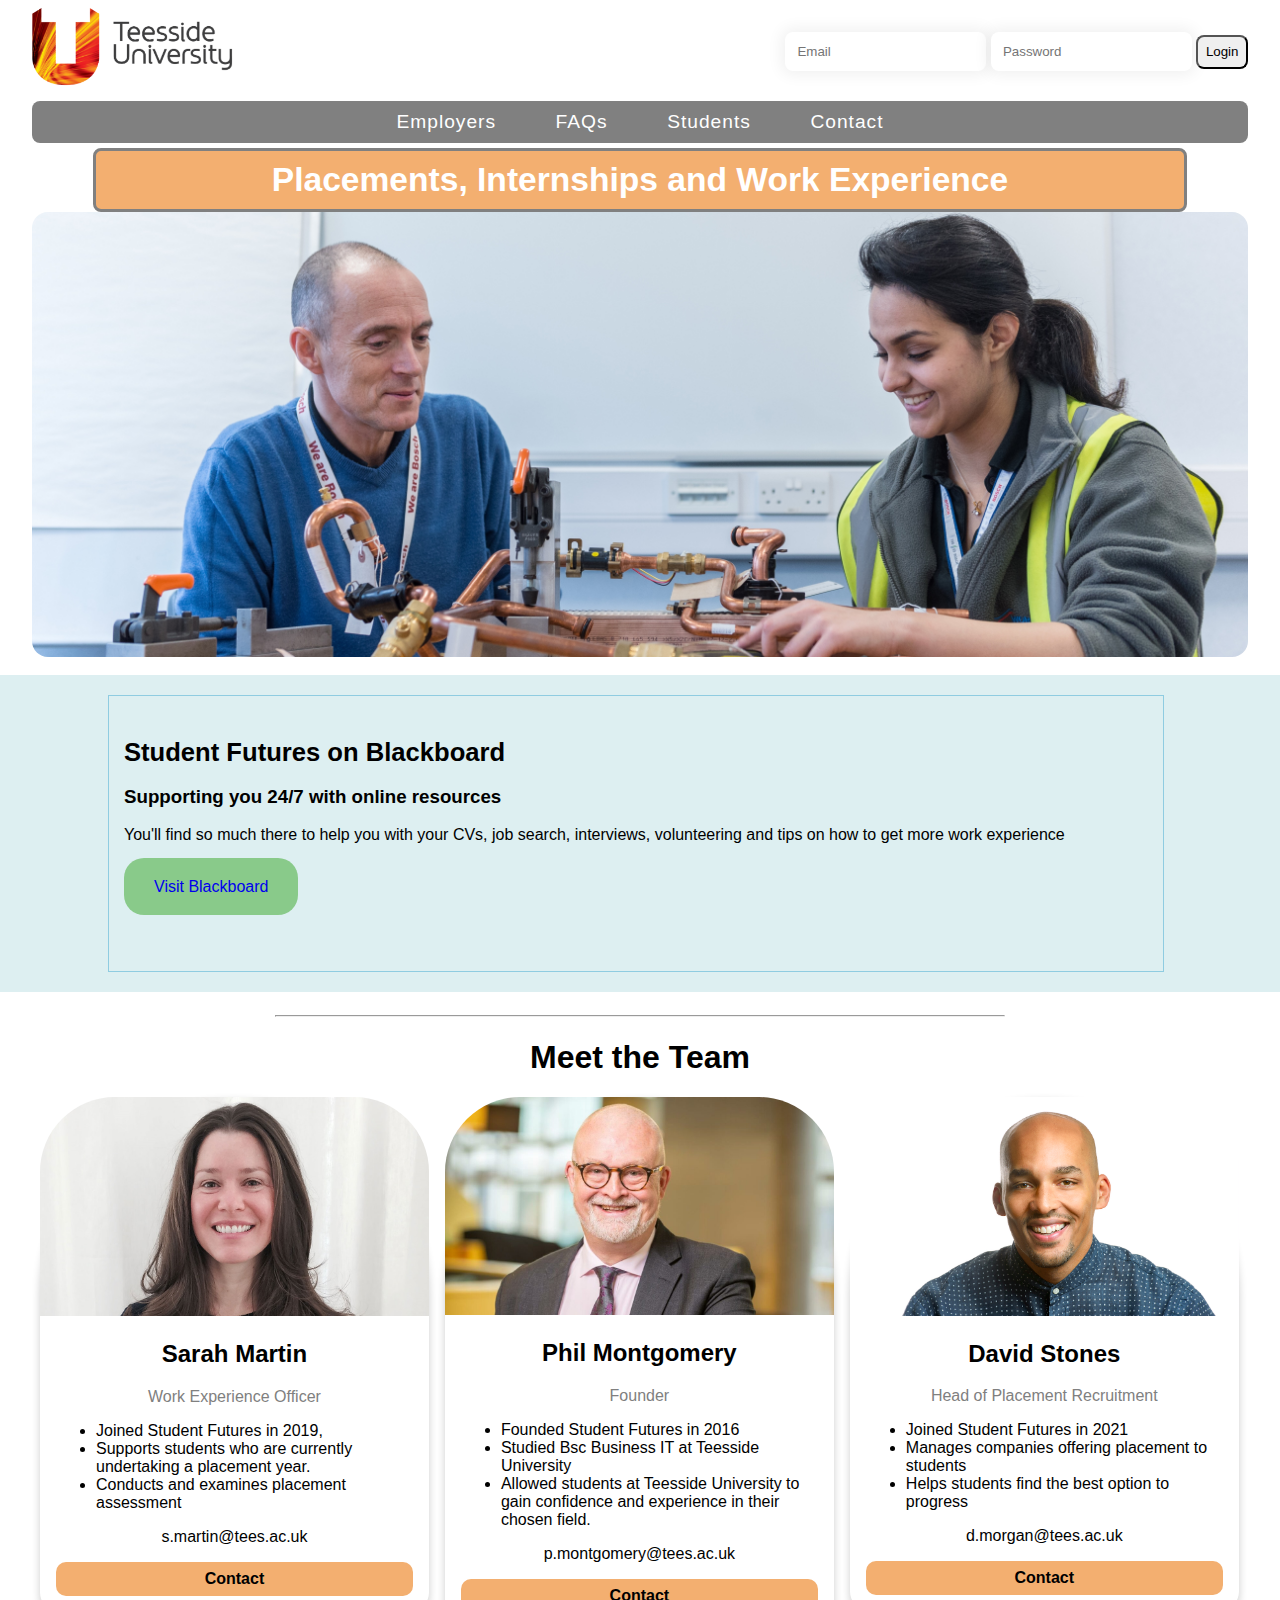
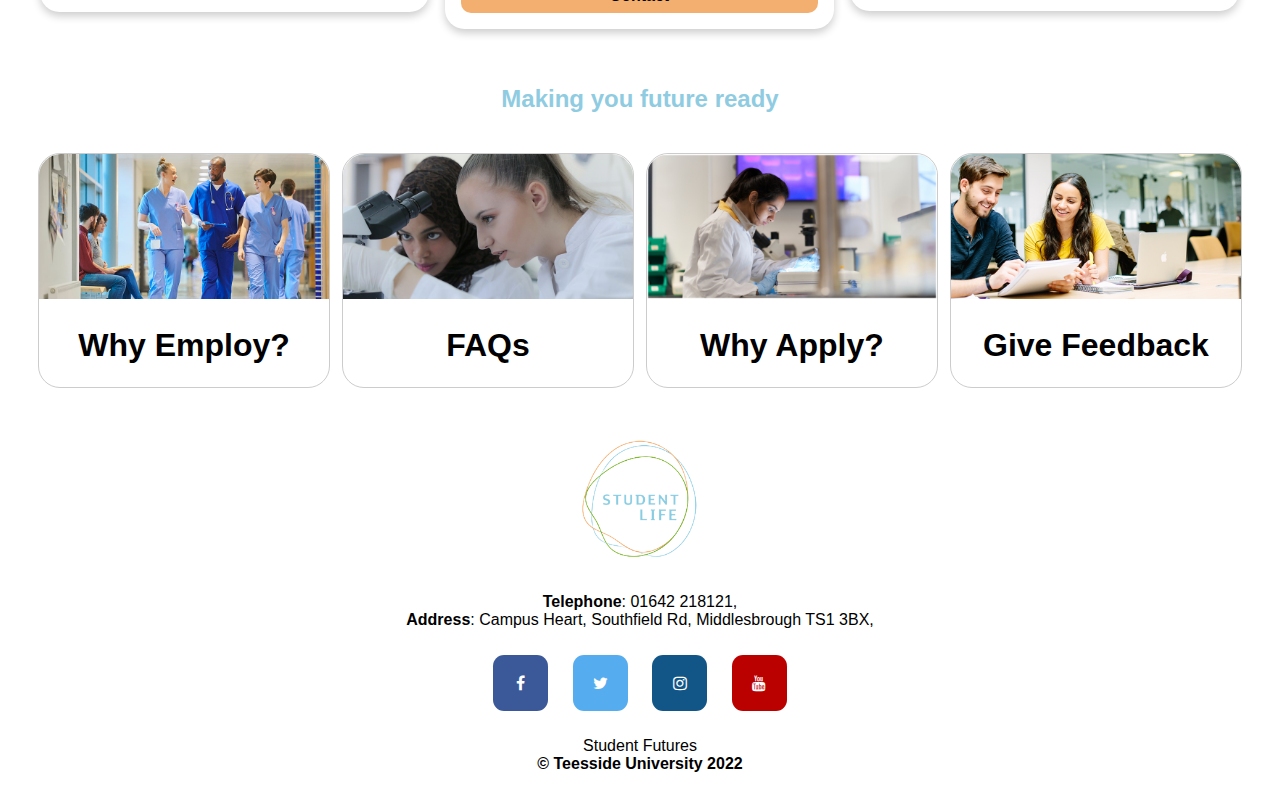
<file: index.html>
<!DOCTYPE html>
<html lang="en">
    <head> 
        <meta charset="UTF-8">
        <meta name="viewport" content="width=device-width, initial-scale=1.0">
        <title>Student Life - Placements</title>
        <link rel="icon" type="image/x-icon" href="./images/favicon.ico">
        <link rel="stylesheet" href="./styling/globals.css">
        <link rel="stylesheet" href="./styling/index.css">
        <link rel="stylesheet" href="https://cdnjs.cloudflare.com/ajax/libs/font-awesome/4.7.0/css/font-awesome.min.css">
        <!-- Icon Stylesheet from https://www.w3schools.com/howto/howto_css_social_media_buttons.asp-->
    </head>
    <body>
        <header>
            <!-- djdjjddjjd-->
            <div class="logo">
                <picture>
                    <source media="(min-width:999px)"
                    srcset="./images/uni-large.png" height="100" width="100">
                    <source media="(min-width:649px)"
                    srcset="./images/uni-small.png" height="100" >
                    <img src="./images/uni-small.png"
                    alt="Teesside Logo" style="width:auto;" height="85">
                </picture>
            </div>
            <form class="login">
                <input type="text" name="email" placeholder="Email" class="login-email">
                <input type="password" name="password" placeholder="Password" class="login-password">
                <button type="submit" class="btn-login">Login</button>
            </form>
        </header>
        <nav>
            <ul class="nav-list">
                <a href="employers.html">Employers</a>
                <a href="faqs.html">FAQs</a>
                <a href="students.html">Students</a>
                <a href="contact.html">Contact</a>
            </ul>
        </nav>
        <main>
            <!-- Landing Header -->
            <header>
                 <h1 id="placement-header">Placements, Internships and Work Experience</h1>
            </header>
            <!-- Landing Image -->
            <picture>
                <img src="./images/banner-image.jpg" alt="Student on Placement" class="landing"><br>
            </picture>
            <!-- Blackboard Promotion -->
            <aside class="information-container">
                <div class="info-blackboard">
                    <h1>Student Futures on Blackboard</h1>
                    <h3>Supporting you 24/7 with online resources</h3>
                    <p>You'll find so much there to help you with your CVs, job search, interviews, volunteering and tips on how to get more work experience</p><br>
                    <a href="https://bb.tees.ac.uk/" class="btn-blackboard">Visit Blackboard</a>
                </div>
            </aside>
            <article class="meet-team">
                <hr style="width: 60%;">
                <header>
                    <h1>Meet the Team</h1>
                </header>
                <div class="row">
                    <div class="column">
                        <div class="card">
                          <img src="./images/sarah-martin.jpg" alt="Sarah Martin" style="width:100%">
                          <div class="container">
                            <h2>Sarah Martin</h2>
                            <p class="title">Work Experience Officer</p>
                            <ul>
                                  <li>Joined Student Futures in 2019,</li>
                                  <li>Supports students who are currently undertaking a placement year.</li>
                                  <li>Conducts and examines placement assessment</li>
                            </ul>
                            <p class="email">s.martin@tees.ac.uk</p>
                            <p><a href="https://outlook.live.com/" target="blank"><button class="button">Contact</button></a></p>
                          </div>
                        </div>
                      </div>

                    <div class="column">
                      <div class="card">
                        <img src="./images/phil montgomery.jpg" alt="Phil Montgomery" style="width:100%">
                        <div class="container">
                          <h2>Phil Montgomery</h2>
                          <p class="title">Founder</p>
                          <ul>
                                <li>Founded Student Futures in 2016</li>
                                <li>Studied Bsc Business IT at Teesside University</li>
                                <li>Allowed students at Teesside University to gain confidence and experience in their chosen field.</li>
                          </ul>
                          <p class="email">p.montgomery@tees.ac.uk</p>
                          <p><a href="https://outlook.live.com/" target="blank"><button class="button">Contact</button></a></p>
                        </div>
                      </div>
                    </div>
                
                    <div class="column">
                      <div class="card">
                        <img src="./images/david-stones.png" alt="David Stones" style="width:100%">
                        <div class="container">
                          <h2>David Stones</h2>
                          <p class="title">Head of Placement Recruitment</p>
                          <ul>
                                <li>Joined Student Futures in 2021</li>
                                <li>Manages companies offering placement to students</li>
                                <li>Helps students find the best option to progress</li>
                          </ul>
                          <p class="email">d.morgan@tees.ac.uk</p>
                          <p><a href="https://outlook.live.com/" target="blank"><button class="button">Contact</button></a></p>
                        </div>
                      </div>
                    </div>
                  </div>
            </article>
            <!-- Seperate cards/links -->
            <article class="cards">
                <header>
                    <h2 id="subheading">Making you future ready</h2>
                </header>
                <div class="responsive">
                    <div class="gallery">
                        <a href="employers.html">
                            <img src="./images/clinical-placement.jpg" alt="Clinical Placement" width="600" height="400">
                        </a>
                        <div class="desc">
                            <h1>Why Employ?</h1>
                        </div>
                    </div>
                </div>
                <div class="responsive">
                    <div class="gallery">
                        <a href="faqs.html">
                            <img src="./images/science-placement.jpg" alt="Science Placement" width="600" height="400">
                        </a>
                        <div class="desc">
                            <h1>FAQs</h1>
                        </div>
                    </div>
                </div>
                <div class="responsive">
                    <div class="gallery">
                        <a href="students.html">
                            <img src="./images/lab-placement.jpg" alt="Lab Placement" width="600" height="400">
                        </a>
                        <div class="desc">
                            <h1>Why Apply?</h1>
                            </div>
                        </div>
                    </div>
                </div>
                <div class="responsive">
                    <div class="gallery">
                        <a href="contact.html">
                            <img src="./images/tech-placement.jpg" alt="Tech Placement" width="600" height="400">
                        </a>
                        <div class="desc">
                            <h1>Give Feedback</h1>
                        </div>
                    </div>
                </div>
            </article>
            
        </main>

        <footer>
            <picture>
                <img src="./images/student_life_logo.png" alt="Student Life" class="center">
            </picture>
            <div class="footer-copyright">
                <br>
            <p><b>Telephone</b>: 01642 218121,<br>
                <b>Address</b>: Campus Heart, Southfield Rd, Middlesbrough TS1 3BX,
            </p>
            <div class="contact-icons">
                <div class="icons">
                    <a href="https://en-gb.facebook.com/TeessideUni/" target="blank" class="fa fa-facebook"></a>
                    <a href="https://twitter.com/teessideuni?lang=en" target="blank" class="fa fa-twitter"></a>
                    <a href="https://www.instagram.com/teessideuni/?hl=en" target="blank" class="fa fa-instagram"></a>
                    <a href="https://www.youtube.com/channel/UCsDKd9q-BcNgyPsEAWADblw" target="blank" class="fa fa-youtube"></a>
                </div>
            </div>
            <p>Student Futures<br>
            <b>&copy; Teesside University 2022</b></p>
            </div>
        </footer>
    </body>
</html>
</file>
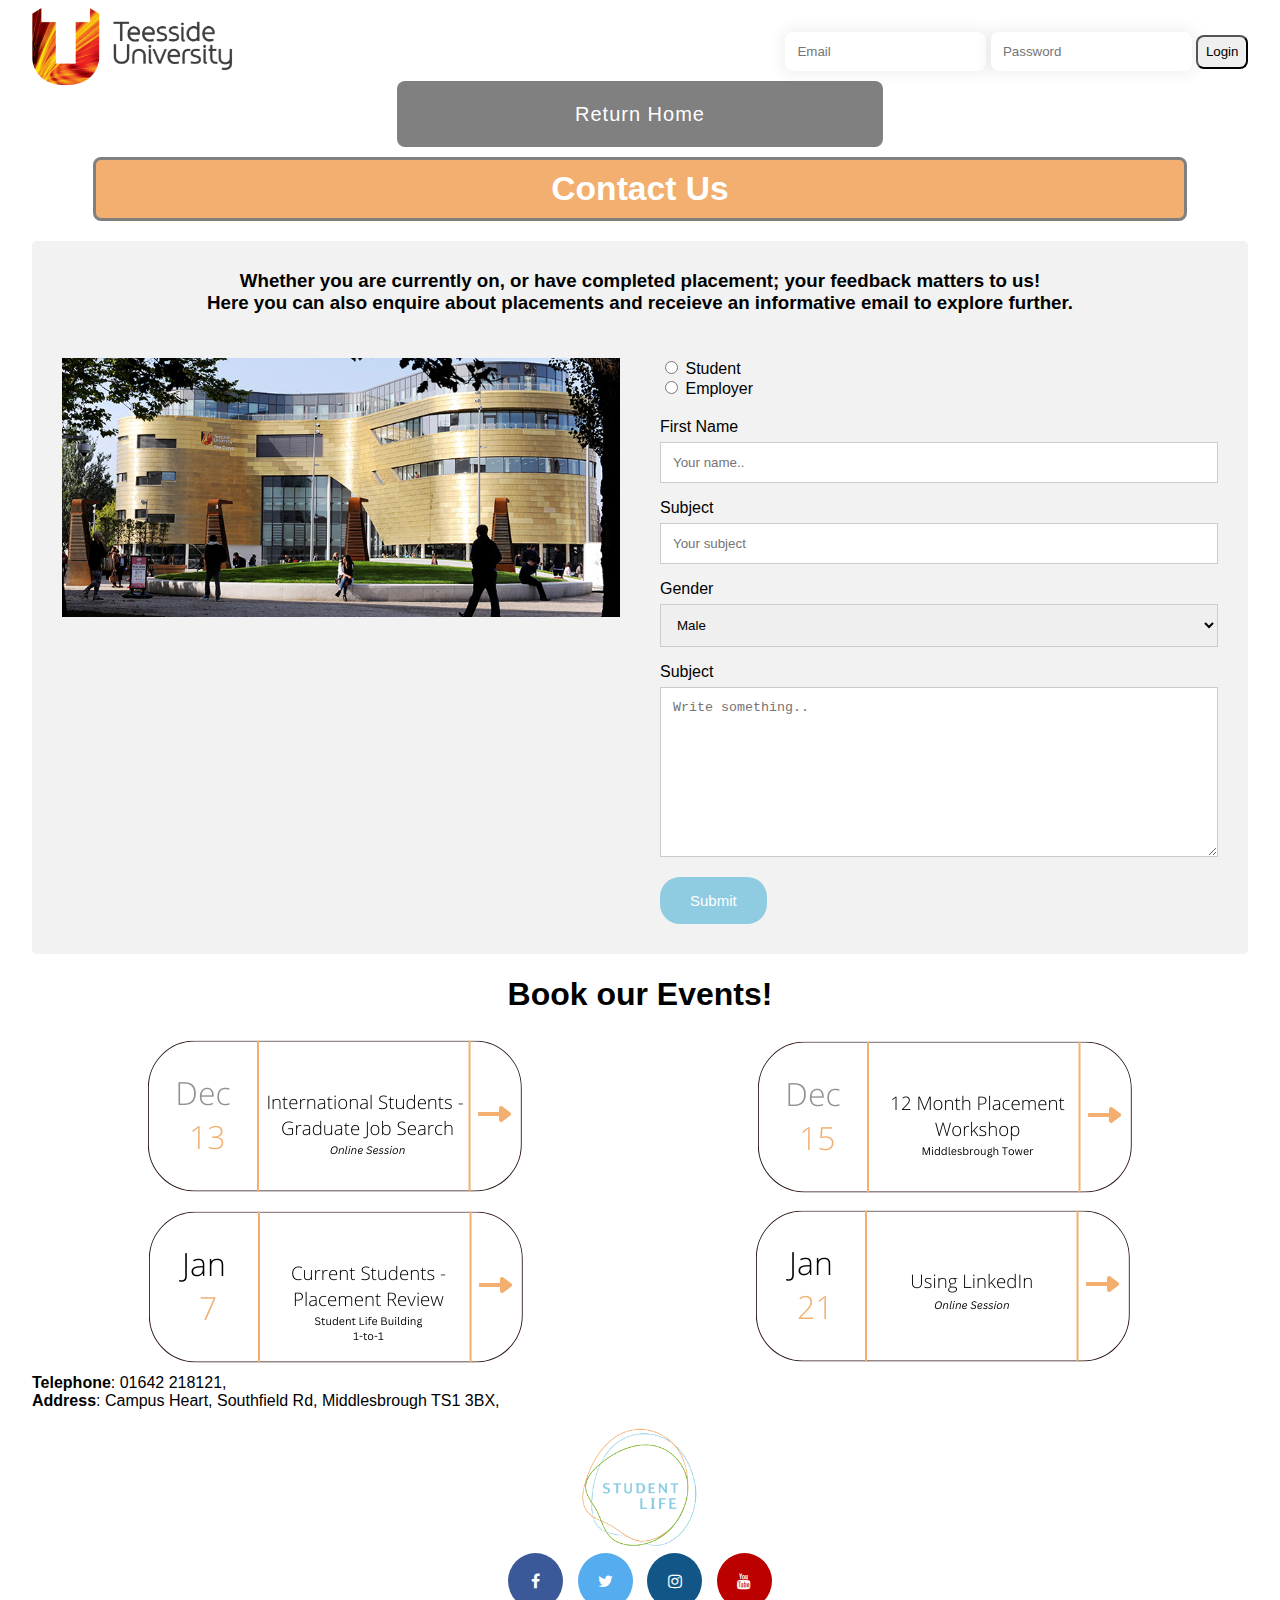
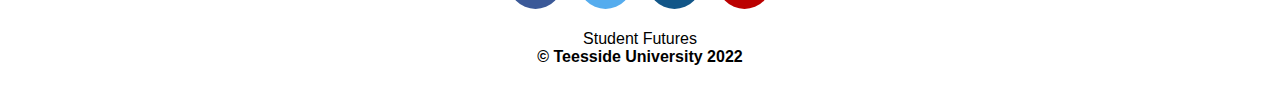
<file: contact.html>
<!DOCTYPE html>
<html lang="en">
    <head>
        <meta charset="UTF-8">
        <meta name="viewport" content="width=device-width, initial-scale=1.0">
        <title>Student Life - Contact Us</title>
        <link rel="icon" type="image/x-icon" href="./images/favicon.ico">
        <link rel="stylesheet" href="./styling/globals.css">
        <link rel="stylesheet" href="./styling/contact.css">
        <link rel="stylesheet" href="https://cdnjs.cloudflare.com/ajax/libs/font-awesome/4.7.0/css/font-awesome.min.css">
        <!-- Icon Stylesheet from https://www.w3schools.com/howto/howto_css_social_media_buttons.asp-->
    </head>
    <body>
        <header>
            <div class="logo">
                <picture>
                    <source media="(min-width:999px)"
                    srcset="./images/uni-large.png" height="100" width="100">
                    <source media="(min-width:649px)"
                    srcset="./images/uni-small.png" height="100" >
                    <img src="./images/uni-small.png"
                    alt="Teesside Logo" style="width:auto;" height="85">
                </picture>
            </div>
            <form class="login">
                <input type="email" name="email" placeholder="Email" class="login-email">
                <input type="password" name="password" placeholder="Password" class="login-password">
                <button type="submit" class="btn-login">Login</button>
            </form>
        </header>
        <nav class="nav-list">
            <p><a href="index.html">Return Home</a></p>
        </nav>
        <main>
            <header>
                <h1 id="contact-header">Contact Us</h1>
            </header>
            <article>
                <div class="container">
                    <div style="text-align:center">
                      <h3>Whether you are currently on, or have completed placement; your feedback matters to us!<br>
                        Here you can also enquire about placements and receieve an informative email to explore further. </h3>
                    </div>
                    <div class="row">
                      <div class="column">
                        <img src="/images/campus.jpg" style="width:100%">
                      </div>
                      <div class="column">
                        <form>
                            <input type="radio" id="type" name="student_or_employer" value="Student">
                            <label for="html">Student</label><br>
                            <input type="radio" id="type" name="student_or_employer" value="Employer">
                            <label for="css">Employer</label><br> 
                            <div class="fname"> 
                                <label for="fname">First Name</label>
                                <input type="text" id="fname" name="firstname" placeholder="Your name..">
                            </div>
                            <label for="subject">Subject</label>
                            <input type="text" id="subject" name="subject" placeholder="Your subject">
                            <label for="country">Gender</label>
                            <select id="country" name="country">
                                <option value="male">Male</option>
                                <option value="female">Female</option>
                                <option value="other">Other</option>
                            </select>
                            <label for="subject">Subject</label>
                            <textarea id="subject" name="subject" placeholder="Write something.." style="height:170px"></textarea>
                            <input type="submit" value="Submit">
                        </form>
                      </div>
                    </div>
                  </div>
            </article>
            <aside>
                <head>
                    <h1>Book our Events!</h1>
                </head>
                <div class="calendar">
                    <div class="date">
                        <div class="calendar-responsive">
                            <a href="contact.html">
                                <img src="./images/Calendar-1.png" alt="Calendar 13th-December">
                            </a>
                        </div>
                    </div>
                    <div class="date">
                        <div class="calendar-responsive">
                            <a href="contact.html">
                                <img src="./images/Calendar-2.png" alt="Calendar 15th-December">
                            </a>
                        </div>
                    </div>
                    <div class="date">
                        <div class="calendar-responsive">
                            <a href="contact.html">
                                <img src="./images/Calendar-3.png" alt="Calendar 7th-January">
                            </a>
                        </div>
                    </div>
                    <div class="date">
                        <div class="calendar-responsive">
                            <a href="contact.html">
                                <img src="./images/Calendar-4.png" alt="Calendar 7th-January">
                            </a>
                        </div>
                    </div>
                </div>
            </aside>

        </main>
        <footer class="footer-house">
            <br>
            <p><b>Telephone</b>: 01642 218121,<br>
                <b>Address</b>: Campus Heart, Southfield Rd, Middlesbrough TS1 3BX,
            </p>
            <div class="footer-copyright">
                <picture class="center">
                    <img src="./images/student_life_logo.png" alt="Student Life" class="center">
                </picture>
                <div class="contact-icons">
                    <div class="icons">
                        <a href="https://en-gb.facebook.com/TeessideUni/" target="blank" class="fa fa-facebook"></a>
                        <a href="https://twitter.com/teessideuni?lang=en" target="blank" class="fa fa-twitter"></a>
                        <a href="https://www.instagram.com/teessideuni/?hl=en" target="blank" class="fa fa-instagram"></a>
                        <a href="https://www.youtube.com/channel/UCsDKd9q-BcNgyPsEAWADblw" target="blank" class="fa fa-youtube"></a>
                    </div>
                </div>
                <p>Student Futures<br>
                <b>&copy; Teesside University 2022</b></p>
            </div>
        </footer>
    </body>
</html>
</file>
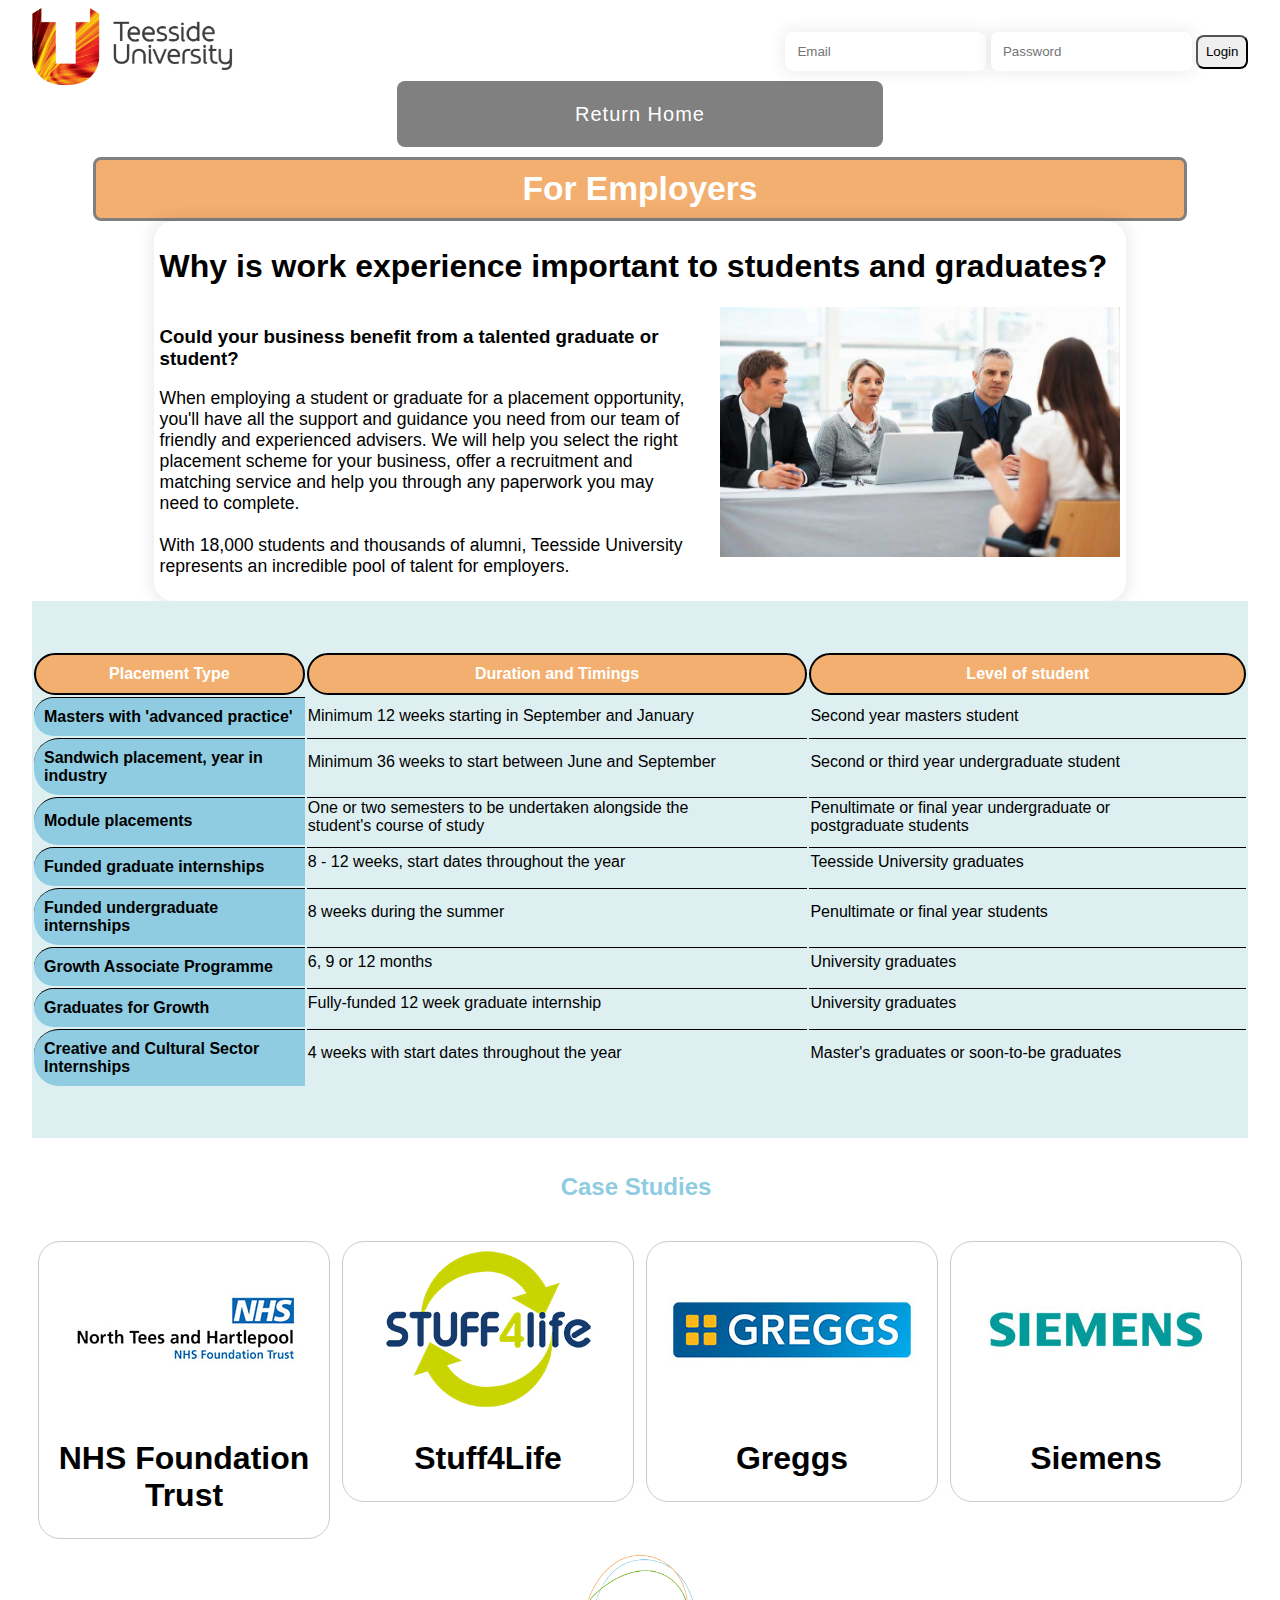
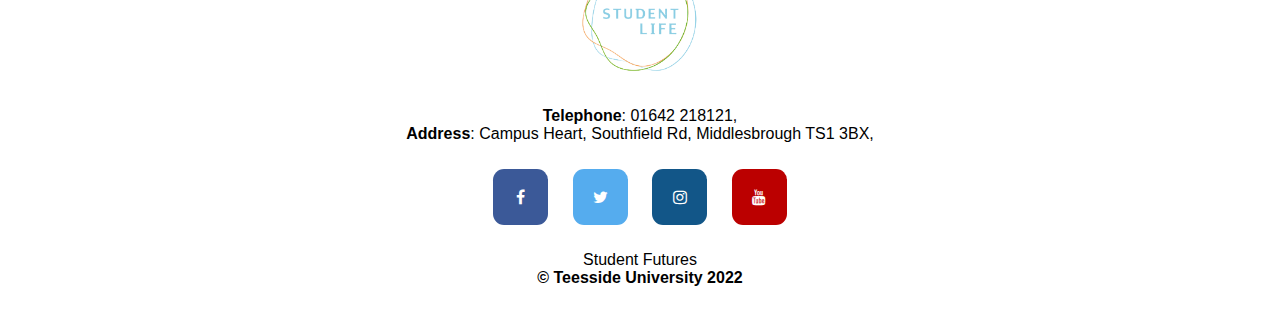
<file: employers.html>
<!DOCTYPE html>
<html lang="en">
    <head>
        <meta charset="UTF-8">
        <meta name="viewport" content="width=device-width, initial-scale=1.0">
        <title>Student Life - Employers</title>
        <link rel="icon" type="image/x-icon" href="./images/favicon.ico">
        <link rel="stylesheet" href="./styling/globals.css">
        <link rel="stylesheet" href="./styling/employers.css">
        <link rel="stylesheet" href="https://cdnjs.cloudflare.com/ajax/libs/font-awesome/4.7.0/css/font-awesome.min.css">
        <!-- Icon Stylesheet from https://www.w3schools.com/howto/howto_css_social_media_buttons.asp-->
    </head>
    <body>
        <header>
            <div class="logo">
                <picture>
                    <source media="(min-width:999px)"
                    srcset="./images/uni-large.png" height="100" width="100">
                    <source media="(min-width:649px)"
                    srcset="./images/uni-small.png" height="100" >
                    <img src="./images/uni-small.png"
                    alt="Teesside Logo" style="width:auto;" height="85">
                </picture>
            </div>
            <form class="login">
                <input type="text" name="email" placeholder="Email" class="login-email">
                <input type="password" name="password" placeholder="Password" class="login-password">
                <button type="submit" class="btn-login">Login</button>
            </form>
        </header>
        <nav class="nav-list">
            <p><a href="index.html">Return Home</a></p>
        </nav>
        <main>
            <header>
                <h1 id="employers-header">For Employers</h1>
           </header>
           <article class="why">
                <head>
                    <h1>Why is work experience important to students and graduates?</h1>
                </head>
                <div class="align-1">
                    <div class="para-1">
                        <h3>Could your business benefit from a talented graduate or student?</h3>
                        <p>When employing a student or graduate for a placement opportunity, you'll have all the support and guidance you need from our team of friendly and experienced advisers. We will help you select the right placement scheme for your business, offer a recruitment and matching service and help you through any paperwork you may need to complete.
                        <br><br>
                        With 18,000 students and thousands of alumni, Teesside University represents an incredible pool of talent for employers.
                        </p>

                    </div>
                    <picture class="interview-image">
                        <img src="./images/interview.jpg" alt="Interview" width="400" height="250">
                    </picture>
                </div>
            </article>
            <aside>
                <table>
                    <tr>
                      <th>Placement Type</th>
                      <th>Duration and Timings</th>
                      <th>Level of student</th>
                    </tr>
                    <tr>
                      <td class="row-header">Masters with 'advanced practice'</td>
                      <td class="element-1">Minimum 12 weeks starting in September and January</td>
                      <td class="element-1">Second year masters student</td>
                    </tr>
                    <tr>
                      <td class="row-header">Sandwich placement, year in industry</td>
                      <td>Minimum 36 weeks to start between June and September</td>
                      <td>Second or third year undergraduate student</td>
                    </tr>
                    <tr>
                        <td class="row-header">Module placements</td>
                        <td>One or two semesters to be undertaken alongside the student's course of study</td>
                        <td>Penultimate or final year undergraduate or postgraduate students</td>
                      </tr>
                      <tr>
                        <td class="row-header">Funded graduate internships</td>
                        <td>8 - 12 weeks, start dates throughout the year</td>
                        <td>Teesside University graduates</td>
                      </tr>
                      <tr>
                        <td class="row-header">Funded undergraduate internships</td>
                        <td>8 weeks during the summer</td>
                        <td>Penultimate or final year students</td>
                      </tr>
                      <tr>
                        <td class="row-header">Growth Associate Programme</td>
                        <td>6, 9 or 12 months</td>
                        <td>University graduates</td>
                      </tr>
                      <tr>
                        <td class="row-header">Graduates for Growth</td>
                        <td>Fully-funded 12 week graduate internship</td>
                        <td>University graduates</td>
                      </tr>
                      <tr>
                        <td class="row-header">Creative and Cultural Sector Internships</td>
                        <td>4 weeks with start dates throughout the year</td>
                        <td>Master's graduates or soon-to-be graduates</td>
                      </tr>
                  </table>
            </aside>
            <article class="cards">
                <header>
                    <h2 id="subheading">Case Studies</h2>
                </header>
                <div class="responsive">
                    <div class="gallery">
                        <div class="images">
                            <img class="img-center" src="./images/nhs-logo.jpg" alt="NHS Foundation Trust Logo" >
                        </div>        
                        <div class="desc">
                            <h1>NHS Foundation Trust</h1>
                        </div>
                    </div>
                </div>
                <div class="responsive">
                    <div class="gallery">
                            <img class="img-center" src="./images/Stuff4Life.jpg" alt="Stuff4Life Logo" width="600" height="400">
                        <div class="desc">
                            <h1>Stuff4Life</h1>
                        </div>
                    </div>
                </div>
                <div class="responsive">
                    <div class="gallery">
                            <img class="img-center" src="./images/greggs.jpg" alt="Greggs Logo" width="600" height="400">
                        <div class="desc">
                            <h1>Greggs</h1>
                            </div>
                        </div>
                    </div>
                </div>
                <div class="responsive">
                    <div class="gallery">
                            <img class="img-center" src="./images/siemens.jpg" alt="Siemens Logo" width="600" height="400">
                        <div class="desc">
                            <h1>Siemens</h1>
                        </div>
                    </div>
                </div>
            </article>
        </main>
        <footer>
            <picture>
                <img src="./images/student_life_logo.png" alt="Student Life" class="center">
            </picture>
            <div class="footer-copyright">
                <br>
            <p><b>Telephone</b>: 01642 218121,<br>
                <b>Address</b>: Campus Heart, Southfield Rd, Middlesbrough TS1 3BX,
            </p>
            <div class="contact-icons">
                <div class="icons">
                    <a href="https://en-gb.facebook.com/TeessideUni/" target="blank" class="fa fa-facebook"></a>
                    <a href="https://twitter.com/teessideuni?lang=en" target="blank" class="fa fa-twitter"></a>
                    <a href="https://www.instagram.com/teessideuni/?hl=en" target="blank" class="fa fa-instagram"></a>
                    <a href="https://www.youtube.com/channel/UCsDKd9q-BcNgyPsEAWADblw" target="blank" class="fa fa-youtube"></a>
                </div>
            </div>
            <p>Student Futures<br>
            <b>&copy; Teesside University 2022</b></p>
            </div>
        </footer>
    </body>
</html>
</file>
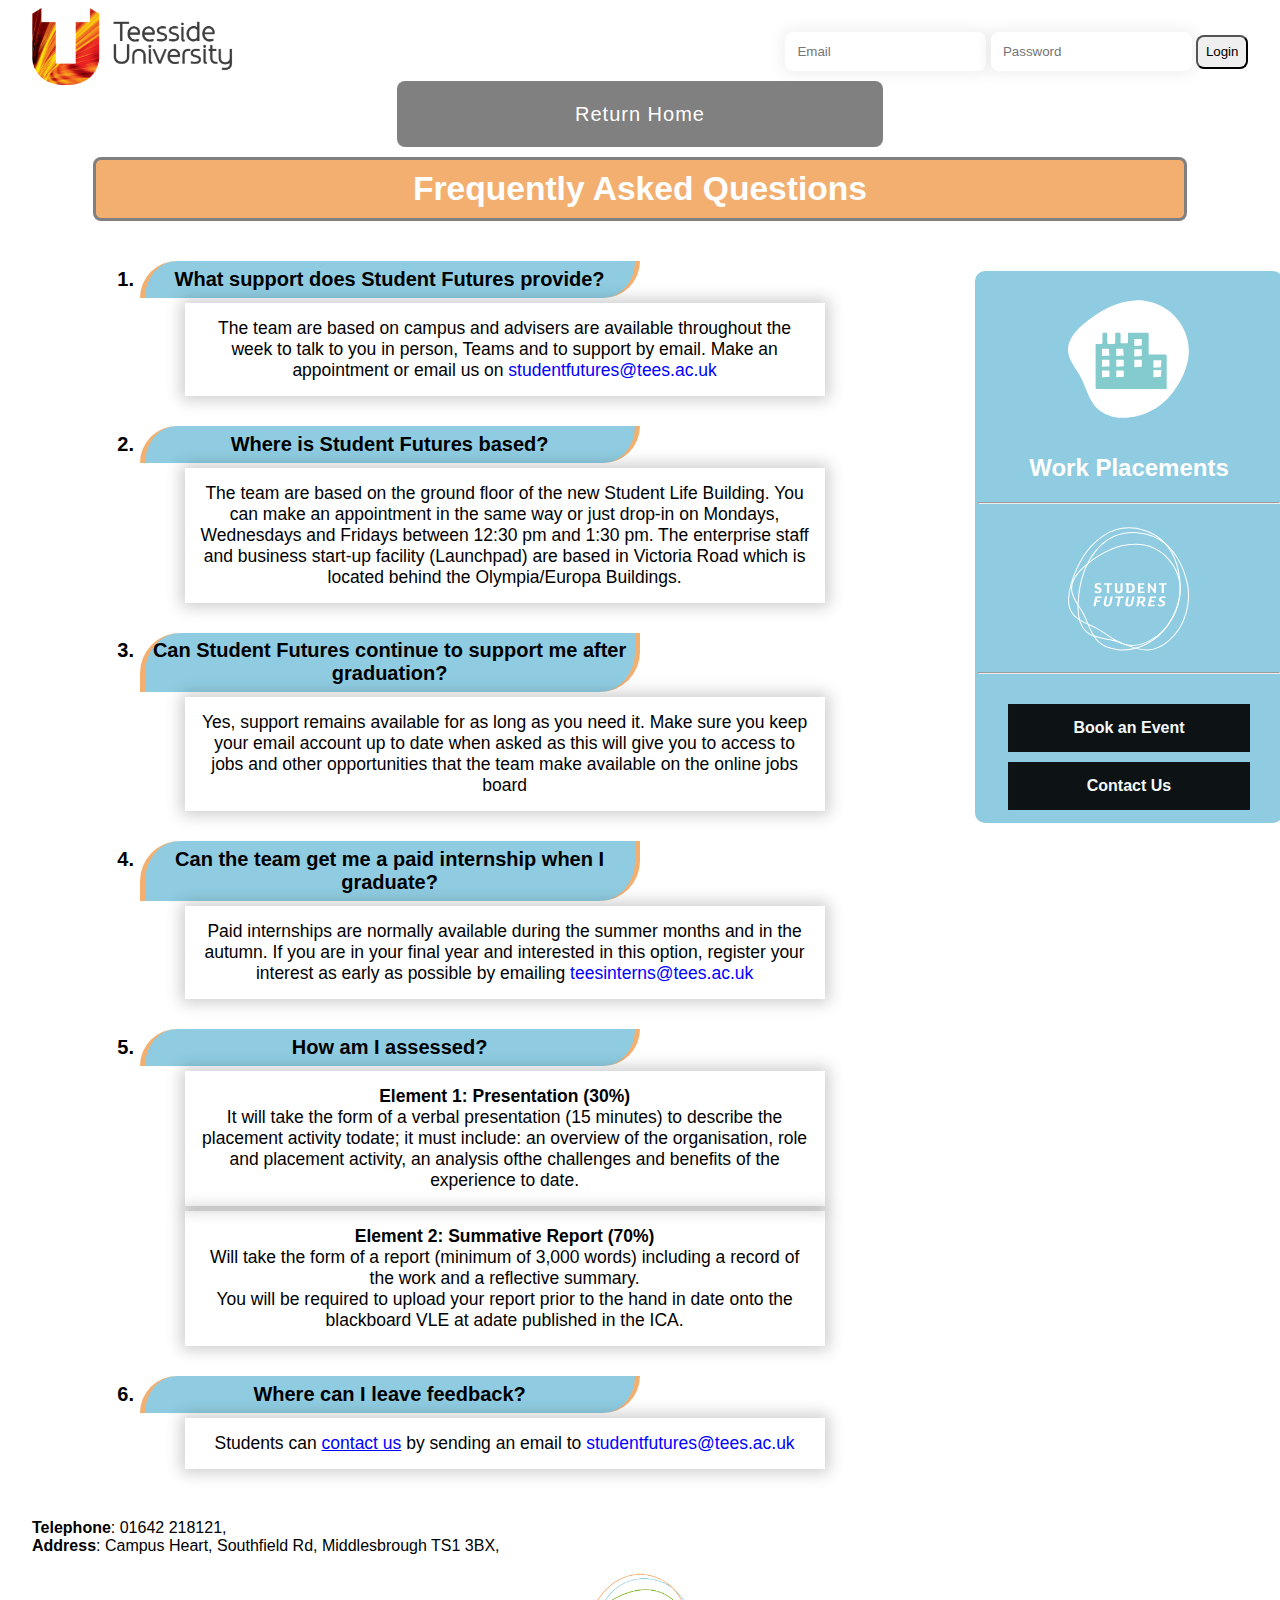
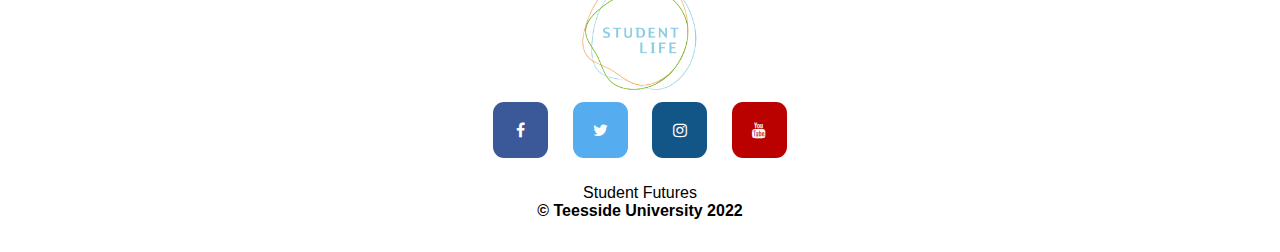
<file: faqs.html>
<!DOCTYPE html>
<html lang="en">
    <head>
        <meta charset="UTF-8">
        <meta name="viewport" content="width=device-width, initial-scale=1.0">
        <title>Student Life - FAQs</title>
        <link rel="icon" type="image/x-icon" href="./images/favicon.ico">
        <link rel="stylesheet" href="./styling/globals.css">
        <link rel="stylesheet" href="./styling/faqs.css">
        <link rel="stylesheet" href="https://cdnjs.cloudflare.com/ajax/libs/font-awesome/4.7.0/css/font-awesome.min.css">
        <!-- Icon Stylesheet from https://www.w3schools.com/howto/howto_css_social_media_buttons.asp-->
    </head>
    <body>
        <header>
            <div class="logo">
                <picture>
                    <source media="(min-width:999px)"
                    srcset="./images/uni-large.png" height="100" width="100">
                    <source media="(min-width:649px)"
                    srcset="./images/uni-small.png" height="100" >
                    <img src="./images/uni-small.png"
                    alt="Teesside Logo" style="width:auto;" height="85">
                </picture>
            </div>
            <form class="login">
                <input type="text" name="email" placeholder="Email" class="login-email">
                <input type="password" name="password" placeholder="Password" class="login-password">
                <button type="submit" class="btn-login">Login</button>
            </form>
        </header>
        <nav class="nav-list">
            <p><a href="index.html">Return Home</a></p>
        </nav>
        <main>
            <header>
                <h1 id="faqs-header">Frequently Asked Questions</h1>
           </header>
           <div class="layout">
                <article class="one-to-ten">
                    <ol>
                        <li class="question">What support does Student Futures provide?</li>
                        <ul>
                            <li>The team are based on campus and advisers are available throughout the week to talk to you in person, Teams and to support by email. Make an appointment or email us on <i>studentfutures@tees.ac.uk</i></li>
                        </ul>
                        <li class="question">Where is Student Futures based?</li>
                        <ul>
                            <li>The team are based on the ground floor of the new Student Life Building. You can make an appointment in the same way or just drop-in on Mondays, Wednesdays and Fridays between 12:30 pm and 1:30 pm. The enterprise staff and business start-up facility (Launchpad) are based in Victoria Road which is located behind the Olympia/Europa Buildings.</li>
                        </ul>
                        <li class="question">Can Student Futures continue to support me after graduation?</li>
                        <ul>
                            <li>Yes, support remains available for as long as you need it. Make sure you keep your email account up to date when asked as this will give you to access to jobs and other opportunities that the team make available on the online jobs board</li>
                        </ul>
                        <li class="question">Can the team get me a paid internship when I graduate?</li>
                        <ul>
                            <li>Paid internships are normally available during the summer months and in the autumn. If you are in your final year and interested in this option, register your interest as early as possible by emailing <i>teesinterns@tees.ac.uk</i></li>
                        </ul>
                        <li class="question">How am I assessed?</li>
                        <ul>
                            <li><b>Element 1: Presentation (30%)</b><br>It will take the form of a verbal presentation (15 minutes) to describe the placement activity todate; it must include: an overview of the organisation, role and placement activity, an analysis ofthe challenges and benefits of the experience to date.</li>
                            <li><b>Element 2: Summative Report (70%)</b><br>Will take the form of a report (minimum of 3,000 words) including a record of the work and a reflective summary.<br>You will be required to upload your report prior to the hand in date onto the blackboard VLE at adate published in the ICA.</li>
                        </ul>
                        <li class="question">Where can I leave feedback?</li>
                        <ul>
                            <li>Students can <a href="contact.html" target="blank" class="contact">contact us</a> by sending an email to <i>studentfutures@tees.ac.uk</i></li>
                        </ul>
                    </ol>
                </article>
                <article>
                    <div class="promo">
                        <img src="./images/futures-building.svg" alt="Building Icon" class="icon-svg">
                        <h2>Work Placements</h2>
                        <hr>
                        <img src="./images/futures-logo-white.svg" alt="Student Futures Logo" class="icon-svg">
                        <hr>
                        <button type="submit" class="btn-book">Book an Event</button>
                        <button type="submit" class="btn-contact">Contact Us</button>
                    </div>
                </article>
            </div>
        </main>
        <footer class="footer-house">
            <br>
            <p><b>Telephone</b>: 01642 218121,<br>
                <b>Address</b>: Campus Heart, Southfield Rd, Middlesbrough TS1 3BX,
            </p>
            <div class="footer-copyright">
                <picture class="center">
                    <img src="./images/student_life_logo.png" alt="Student Life" class="center">
                </picture>
                <div class="contact-icons">
                    <div class="icons">
                        <a href="https://en-gb.facebook.com/TeessideUni/" target="blank" class="fa fa-facebook"></a>
                        <a href="https://twitter.com/teessideuni?lang=en" target="blank" class="fa fa-twitter"></a>
                        <a href="https://www.instagram.com/teessideuni/?hl=en" target="blank" class="fa fa-instagram"></a>
                        <a href="https://www.youtube.com/channel/UCsDKd9q-BcNgyPsEAWADblw" target="blank" class="fa fa-youtube"></a>
                    </div>
                </div>
                <p>Student Futures<br>
                <b>&copy; Teesside University 2022</b></p>
            </div>
        </footer>
    </body>
</html>
</file>
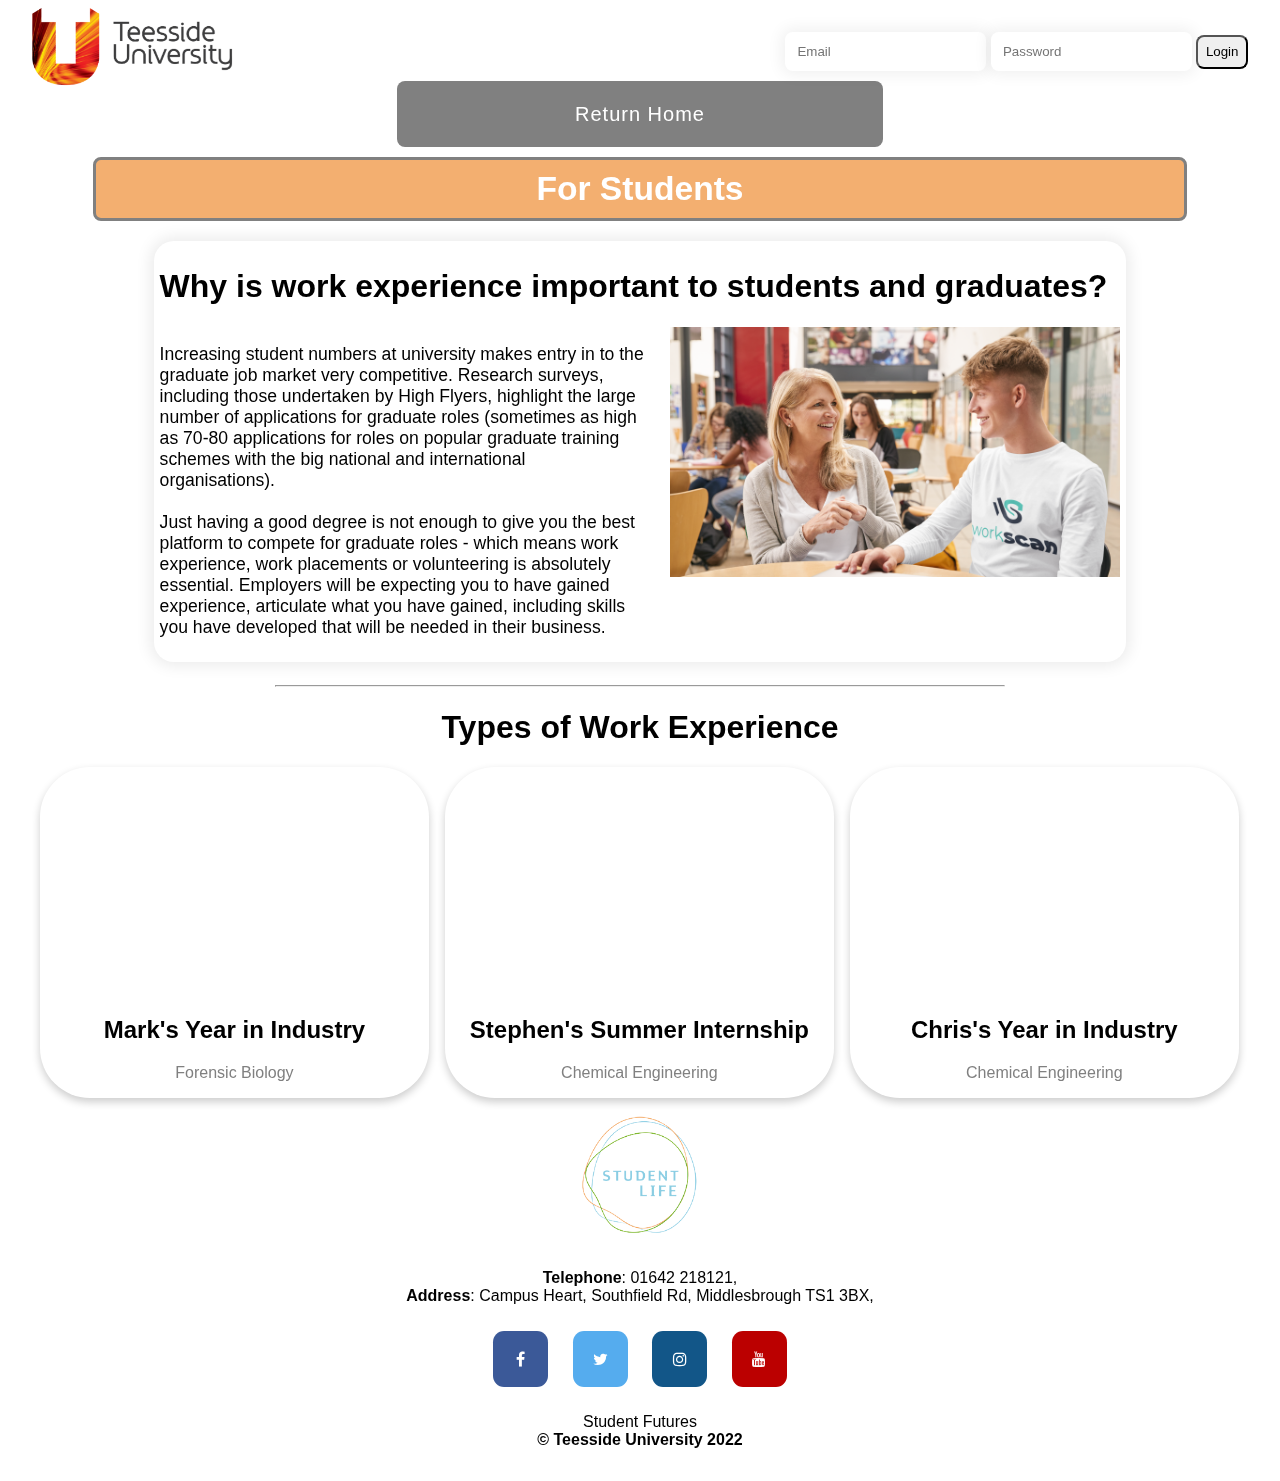
<file: students.html>
<!DOCTYPE html>
<html lang="en">
    <head>
        <meta charset="UTF-8">
        <meta name="viewport" content="width=device-width, initial-scale=1.0">
        <title>Student Life - Students</title>
        <link rel="icon" type="image/x-icon" href="./images/favicon.ico">
        <link rel="stylesheet" href="./styling/globals.css">
        <link rel="stylesheet" href="./styling/students.css">
        <link rel="stylesheet" href="https://cdnjs.cloudflare.com/ajax/libs/font-awesome/4.7.0/css/font-awesome.min.css">
        <!-- Icon Stylesheet from https://www.w3schools.com/howto/howto_css_social_media_buttons.asp-->
    </head>
    <body>
        <header>
            <div class="logo">
                <picture>
                    <source media="(min-width:999px)"
                    srcset="./images/uni-large.png" height="100" width="100">
                    <source media="(min-width:649px)"
                    srcset="./images/uni-small.png" height="100" >
                    <img src="./images/uni-small.png"
                    alt="Teesside Logo" style="width:auto;" height="85">
                </picture>
            </div>
            <form class="login">
                <input type="text" name="email" placeholder="Email" class="login-email">
                <input type="password" name="password" placeholder="Password" class="login-password">
                <button type="submit" class="btn-login">Login</button>
            </form>
        </header>
        <nav class="nav-list">
            <p><a href="index.html">Return Home</a></p>
        </nav>

        <main>
            <header>
                <h1 id="students-header">For Students</h1>
           </header>
            <article class="why">
                <head>
                    <h1>Why is work experience important to students and graduates?</h1>
                </head>
                <div class="align-1">
                    <div class="para-1">
                        <p>Increasing student numbers at university makes entry in to the graduate job market very competitive. Research surveys, including those undertaken by High Flyers, highlight the large number of applications for graduate roles (sometimes as high as 70-80 applications for roles on popular graduate training schemes with the big national and international organisations).
                        <br><br>Just having a good degree is not enough to give you the best platform to compete for graduate roles - which means work experience, work placements or volunteering is absolutely essential. Employers will be expecting you to have gained experience, articulate what you have gained, including skills you have developed that will be needed in their business.</p>
                    </div>
                    <picture class="workscan-image">
                        <img src="./images/workscan-placement.png" alt="Workscan Placement" width="450" height="250">
                    </picture>
                </div>
            </article>
            <!-- Three Youtube Videos-->
            <aside class="feedback-videos">
                <hr style="width: 60%;">
                <header>
                    <h1>Types of Work Experience</h1>
                </header>
                <div class="row">
                    <div class="column">
                        <div class="card">
                            <iframe width="100%" height="225px" src="https://www.youtube.com/embed/K6SSgsN_DbA?controls=0" title="YouTube video player" frameborder="0" allow="accelerometer; autoplay; clipboard-write; encrypted-media; gyroscope; picture-in-picture" allowfullscreen></iframe>
                          <div class="container">
                            <h2>Mark's Year in Industry</h2>
                            <p class="title">Forensic Biology</p>
                          </div>
                        </div>
                      </div>

                    <div class="column">
                        <div class="card">
                            <iframe width="100%" height="225px" src="https://www.youtube.com/embed/F-eo-xVVvsg?controls=0" title="YouTube video player" frameborder="0" allow="accelerometer; autoplay; clipboard-write; encrypted-media; gyroscope; picture-in-picture" allowfullscreen></iframe>
                          <div class="container">
                            <h2>Stephen's Summer Internship</h2>
                            <p class="title">Chemical Engineering</p>
                          </div>
                        </div>
                    </div>
                
                    <div class="column">
                        <div class="card">
                            <iframe width="100%" height="225px" src="https://www.youtube.com/embed/bbJjI7DFdZI?controls=0" title="YouTube video player" frameborder="0" allow="accelerometer; autoplay; clipboard-write; encrypted-media; gyroscope; picture-in-picture" allowfullscreen></iframe>
                          <div class="container">
                            <h2>Chris's Year in Industry</h2>
                            <p class="title">Chemical Engineering</p>
                          </div>
                        </div>
                      </div>
                  </div>
            </aside>
                        
        </main>


        <footer>
            <picture>
                <img src="./images/student_life_logo.png" alt="Student Life" class="center">
            </picture>
            <div class="footer-copyright">
                <br>
            <p><b>Telephone</b>: 01642 218121,<br>
                <b>Address</b>: Campus Heart, Southfield Rd, Middlesbrough TS1 3BX,
            </p>
            <div class="contact-icons">
                <div class="icons">
                    <a href="https://en-gb.facebook.com/TeessideUni/" target="blank" class="fa fa-facebook"></a>
                    <a href="https://twitter.com/teessideuni?lang=en" target="blank" class="fa fa-twitter"></a>
                    <a href="https://www.instagram.com/teessideuni/?hl=en" target="blank" class="fa fa-instagram"></a>
                    <a href="https://www.youtube.com/channel/UCsDKd9q-BcNgyPsEAWADblw" target="blank" class="fa fa-youtube"></a>
                </div>
            </div>
            <p>Student Futures<br>
            <b>&copy; Teesside University 2022</b></p>
            </div>
        </footer>
    </body>
</html>
</file>
<file: styling/globals.css>
html{
    scroll-behavior: smooth;
}

* {
    box-sizing: border-box;
  }

body{
    font-family: Arial, Helvetica, sans-serif;
    margin: 2em;
    padding: 0;
}

@media only screen and (max-width: 500px) {
  .logo{
    text-align: center;
  }
}
/* Login Form */
.login{
    text-align: right;
}

.icon{
  position: relative;
  top: 45px;
  right: -1300px;
}
.login-email{
    padding: 12px;
    border-radius: 8px;
    border:0;
    box-shadow:0 0 15px 4px rgba(0,0,0,0.06);
}

.login-password{
    padding: 12px;
    border-radius: 8px;
    border:0;
    box-shadow:0 0 15px 4px rgba(0,0,0,0.06);
}

.btn-login{
    bottom: 75px;
    border-radius: 8px;
    padding: 7.5px;
    cursor: pointer;
}

@media only screen and (max-width: 500px) {
  .login{
    text-align: center;
  }
  .login-email{
    margin-top: 10px;
    margin-bottom: 10px;
  }
  .login-password{
    margin-left: 60px;
  }
}
/* Footer */

.center {
    display: block;
    margin-left: auto;
    margin-right: auto;
    width: 7.5em;
  }

.icons a {
  margin: 10px;
}
.fa {
    padding: 20px;
    font-size: 10px;
    width: 55px;
    text-align: center;
    text-decoration: none;
    border-radius: 20%;
}

.fa-facebook {
  background: #3B5998;
  color: white;
}
  .fa-twitter {
    background: #55ACEE;
    color: white;
  }

.fa-instagram {
    background: #125688;
    color: white;
}

.fa-youtube {
  background: #bb0000;
  color: white;
}

.footer-copyright{
  text-align: center;
}
</file>
<file: styling/index.css>
@media only screen and (min-width:1000px) {
  div.logo{
    top: -6px;
    position: fixed;
  }
}
/* Navigation */
.nav-list{
    background-color: grey;
    text-align: center;
    font-family: Arial, Helvetica, sans-serif;
    font-size: 1.5vw;
    color: #ffff;
    padding: 10px;   
    border-radius: 8px;
    letter-spacing: 1px;
    word-spacing: 2px;
    text-decoration: none;
    margin-left: auto;
    margin-right: auto;
    width:100%;
    margin-bottom: 5px;
    margin-top: 30px;
}

.nav-list a{
  padding: 2vw;
}

.nav-list a:link, a:visited{
  color: #ffffff;
  text-decoration: none;
}

@media only screen and (max-width: 1000px) {
  .nav-list{
    font-size: 1em;
}
}

/* Index Banner Image */
.landing{
    display: block;
    margin-left: auto;
    margin-right: auto;
    width: 100%;
    border-radius: 16px;
}

/* Main Header*/
#placement-header{
    
    display: block;
    margin-left: auto;
    margin-right: auto;
    text-align: center;
    font-size: 2.1em;
    padding: 10px;
    background-color: #F3AF70;
    border-color: grey;
    border-style: solid;
    border-radius: 8px;
    color: white;
    margin-top: 0px;
    margin-bottom: 0px;
    width: 90%;
}

  @media only screen and (max-width: 500px) {
    #placement-header{
      font-size: 1.5em;
  }
}

#subheading{
    text-align: center;
    color: #8fcce1;
    margin: 40px;
}

/* Aside */
/* Blackboard Promo Desktop and Tablet View*/
.information-container{
  background-color: #ddeff1;
  padding: 20px;
  margin-left: -40px;
  margin-right: -32px;
}
.info-blackboard{
  border-style:solid;
  border-color: #8fcce1;
  border-width: 0.5px;
  margin-left: 7.5vw;
  margin-right: 7.5vw;
  padding-top: 25px;
  padding-left: 15px;
  padding-bottom: 75px;
  background-color: #ddeff1;
  
}

.info-blackboard h1{
  font-size: 2vw;
}

.btn-blackboard{
  background-color: #89ca8a;
  padding: 20px;
  border-radius: 20px;
  text-decoration: none;
  padding-left: 30px;
  padding-right: 30px
}


/* Blackboard Promo Mobile View*/
@media only screen and (max-width: 500px) {
  .info-blackboard{
    margin-left: 10vw;
    margin-right: 10vw;
    padding-top: 0px;
  }
  /* h1 */
  .info-blackboard h1{
    font-size: 1.2em;
  }
  /* h3 */
  .info-blackboard h3{
    font-size: 1em;
  }
  /* Paragraph */
  .info-blackboard p{
    width: 75%;
  }
  /* Button */
  
}

/* Article - Meet the Team */
/* Three columns side by side */
.meet-team{
  padding-top: 15px;
}

.meet-team header{
  text-align: center;
}

.column {
  float: left;
  width: 33.3%;
  margin-bottom: 16px;
  padding: 0 8px;
}

@media screen and (max-width: 650px) {
  .column {
    width: 100%;
    display: block;
  }
}

.card {
  box-shadow: 0 4px 8px 0 rgba(0, 0, 0, 0.2);
  border-top-left-radius: 500px;
  border-top-right-radius: 500px;
  border-bottom-left-radius: 50px;
  border-bottom-right-radius: 50px;
}

.card img{
  border-top-left-radius: 75px;
  border-top-right-radius: 75px;
}

.container {
  padding: 0 16px;
}

.container::after, .row::after {
  content: "";
  clear: both;
  display: table;
}

.container h2, .email{
  text-align: center;
}

.title {
  color: grey;
  text-align: center;
}

.button {
  border: none;
  outline: 0;
  display: inline-block;
  padding: 8px;
  color: black;
  font-weight: bold;
  background-color: #F3AF70;
  border-radius: 10px;
  font-size: 1em;
  text-align: center;
  cursor: pointer;
  width: 100%;
}

.button:hover {
  background-color: #555;
  color: white;
}

/* Second Article - Cards */
div.gallery {
    border: 1px solid #ccc;
    border-radius: 22px;
  }
  
  div.gallery:hover {
    border: 1px solid #ffffff;
  }
  
  div.gallery img {
    width: 100%;
    height: auto;
    border-top-left-radius: 22px;
    border-top-right-radius: 22px;
  }
  
  div.desc {
    padding: 2px;
    text-align: center;
    font-family:  Arial, Helvetica, sans-serif;
  }
  
  .responsive {
    padding: 0 6px;
    float: left;
    width: 24.99999%;
  }

  .responsive:last-child {
    margin-bottom: 50px;
  }
  
  @media only screen and (max-width: 700px) {
    .responsive {
      width: 49.99999%;
      margin: 6px 0;
    }
  }
  
@media only screen and (max-width: 500px) {
    .responsive {
      width: 100%;
    }
}
  
.clearfix:after {
  content: "";
  display: table;
  clear: both;
}
</file>
<file: styling/contact.css>
@media only screen and (min-width:1000px) {
  div.logo{
    top: -6px;
    position: fixed;
  }
}
/* Navigation */
.nav-list{
  margin-top: 10px;
  background-color: grey;
  text-align: center;
  font-family: Arial, Helvetica, sans-serif;
  font-size: 20px;
  color: #ffff;
  padding: 1.5px;   
  border-radius: 8px;
  letter-spacing: 1px;
  margin-left: auto;
  margin-right: auto;
  width:40%;
}

.nav-list a:link, :visited{
  color: #ffffff;
  text-decoration: none;
}
  #contact-header{
    
    display: block;
    margin-left: auto;
    margin-right: auto;
    width: 90%;
    text-align: center;
    font-size: 2.1em;
    padding: 10px;
    background-color: #F3AF70;
    border-color: grey;
    border-style: solid;
    border-radius: 8px;
    color: white;
    margin-top: 10px;
    margin-bottom: 20px;
  }

  @media only screen and (max-width: 500px) {
    #contact-header{
      font-size: 1.5em;
  }
  }
  /* Contact Form */
  
  /* Style inputs */
  .fname{
    margin-top: 20px;
  }

  input[type=text], select, textarea {
    width: 100%;
    padding: 12px;
    border: 1px solid #ccc;
    margin-top: 6px;
    margin-bottom: 16px;
    resize: vertical;
  }
  
  input[type=submit] {
    background-color: #8fcce1;
    color: white;
    padding: 15px 30px;
    border-radius: 20px;
    font-size: 15px;
    border: none;
    cursor: pointer;
  }
  
  .container {
    border-radius: 5px;
    background-color: #f2f2f2;
    padding: 10px;
  }
  
  .column {
    float: left;
    width: 50%;
    margin-top: 6px;
    padding: 20px;
  }
  
  .row:after {
    content: "";
    display: table;
    clear: both;
  }
  
  /* Responsive layout */
  @media screen and (max-width: 1000px) {
    .column, input[type=submit] {
      width: 100%;
      margin-top: 0;
    }
  }
  
/* Aside */

aside h1{
  text-align: center;   
}

.calendar img{
  overflow: hidden;
}
.calendar-responsive {
  padding: 0 6px;
  float: left;
  width: 24.99999%;
  display: flex;
  justify-content: space-around;
}

@media only screen and (max-width: 1600px) {
  .calendar-responsive {
    width: 49.99999%;
    margin: 6px 0;
  }
}

@media only screen and (max-width: 850px) {
  .calendar-responsive {
    width: 100%;
  }
}

  /* Footer */
  
.center {
  display: block;
  margin-left: auto;
  margin-right: auto;
  width: 7.5em;
}

.icons a {
margin: 5px;
}
.fa {
  padding: 20px;
  font-size: 30px;
  width: 55px;
  text-align: center;
  text-decoration: none;
  border-radius: 50%;
}

.fa-facebook {
background: #3B5998;
color: white;
}
.fa-twitter {
  background: #55ACEE;
  color: white;
}

.fa-instagram {
  background: #125688;
  color: white;
}

.fa-youtube {
background: #bb0000;
color: white;
}

.footer-copyright{
text-align: center;
}
</file>
<file: styling/employers.css>
@media only screen and (min-width:1000px) {
  div.logo{
    top: -6px;
    position: fixed;
  }
}

/* Navigation */
.nav-list{
  margin-top: 10px;
  background-color: grey;
  text-align: center;
  font-family: Arial, Helvetica, sans-serif;
  font-size: 20px;
  color: #ffff;
  padding: 1.5px;   
  border-radius: 8px;
  letter-spacing: 1px;
  margin-left: auto;
  margin-right: auto;
  width:40%;
}

.nav-list a:link, :visited{
  color: #ffffff;
  text-decoration: none;
}


#employers-header{
  
  display: block;
  margin-left: auto;
  margin-right: auto;
  width: 90%;
  text-align: center;
  font-size: 2.1em;
  padding: 10px;
  background-color: #F3AF70;
  border-color: grey;
  border-style: solid;
  border-radius: 8px;
  color: white;
  margin-top: 10px;
  margin-bottom: 0px;
}

@media only screen and (max-width: 500px) {
  #placement-header{
    font-size: 1.5em;
}
}

/* Article */
.why{
  padding: 6px;
  border-radius: 20px;
  border:0;
  box-shadow:0 0 15px 4px rgba(0,0,0,0.08);
  margin-left: 7.5%;
  margin-right: 7.5%;
}

.why h1{
width: 100%;

}

.why{
margin-left: 10%;
margin-right: 10%;
}

@media only screen and (min-width: 1250px){
  .align-1{
    display: flex;
    justify-content: space-around;
  }
}
.why p{
  width: 95%;
  font-size: 110%;
}

.why img{
align-self: center;
}

@media only screen and (max-width: 800px) {
  .why{
    margin-left: auto;
    margin-right: auto;
    width: 100%;
    margin-bottom: 0px;
  }
  .interview-image{
    margin-left: auto;
    margin-right: auto;
    display: flex;
    justify-content: center;
  }
}

/* Aside */

aside{
  background-color: #ddeff1;
}

table{
  margin-left: auto;
  margin-right: auto;
  padding-top: 50px;
  padding-bottom: 50px;
}

th{
  padding: 10px;
  background-color: #F3AF70;
  color: white;
  border: solid black 2px;
  border-radius: 100px;
  font-size: 1.25vw;
}

@media only screen and (max-width: 1200px){ 
  th{
    font-size: 0.75em;
  } 
}

@media only screen and (max-width: 700px){ 
  aside{
    font-size: 0.75em;
       
  } 
}

.element-1{
  border-top: none;
  padding-top: 10px;
}

td{
  padding-bottom: 10px;
  padding-right: 75px;
  border-top: solid black 1px;
}

.row-header{
  background-color: #8fcce1;
  font-weight: bold;
  padding: 10px;
  border-top-left-radius: 25px;
  border-bottom-left-radius: 25px;
}

/* Second Article - Cards */
#subheading{
  text-align: center;
  color: #8fcce1;
  padding: 20px;
  margin-top: 15px;
  margin-left: -40px;
  margin-right: -32px;
}

div.gallery {
  border: 1px solid #ccc;
  border-radius: 22px;
}

div.gallery:hover {
  border: 1px solid #ffffff;
}

div.gallery img {
  height: auto;
  width: auto;
  border-top-left-radius: 22px;
  border-top-right-radius: 22px;
}

div.desc {
  padding: 2px;
  text-align: center;
  font-family:  Arial, Helvetica, sans-serif;
}

.responsive {
  padding: 0 6px;
  float: left;
  width: 24.99999%;
}

.responsive:last-child {
  margin-bottom: 50px;
}

@media only screen and (max-width: 1150px) {
  .responsive {
    width: 49.99999%;
    margin: 6px 0;
  }
}

@media only screen and (max-width: 600px) {
  .responsive {
    width: 100%;
  }
}

.clearfix:after {
content: "";
display: table;
clear: both;
}

.images{
  margin-left: auto;
  margin-right: auto;
  display:block;
}

.container2{
  display:flex;
  flex-direction: row;
}

.col{
  flex:1;
  justify-content: center;
}

.img-center{
  margin-left:auto;
  display:flex;
  margin-right:auto;
}
</file>
<file: styling/faqs.css>
@media only screen and (min-width:1000px) {
  div.logo{
    top: -6px;
    position: fixed;
  }
}

/* Navigation */
.nav-list{
  margin-top: 10px;
  background-color: grey;
  text-align: center;
  font-family: Arial, Helvetica, sans-serif;
  font-size: 20px;
  color: #ffff;
  padding: 1.5px;   
  border-radius: 8px;
  letter-spacing: 1px;
  margin-left: auto;
  margin-right: auto;
  width:40%;
}

.nav-list a:link, :visited{
  color: #ffffff;
  text-decoration: none;
}

@media only screen and (min-width:800px) {
  .layout{
    display: flex;
    justify-content:space-around;
    align-items:calc(50%);
  }
}

/* Main Header*/
#faqs-header{
  
  display: block;
  margin-left: auto;
  margin-right: auto;
  width: 90%;
  text-align: center;
  font-size: 2.1em;
  padding: 10px;
  background-color: #F3AF70;
  border-color: grey;
  border-style: solid;
  border-radius: 8px;
  color: white;
  margin-top: 10px;
  margin-bottom: 0px;
}

@media only screen and (max-width: 500px) {
  #faqs-header{
    font-size: 1.5em;
}
}

.one-to-ten{
  margin-top: 10px;
  padding-right: 10px;
}
.question{
  background-color: #8fcce1;
  width: 25em;
  text-align: center;
  padding: 1%;
  font-weight: bold;
  font-size: 20px;
  margin-top: 30px;
  margin-right: 20px;
  border-color: #f3af70;
  border-style: solid;
  border-width: 5px;
  border-bottom: none;
  border-top: none;
  border-bottom-right-radius: 40px;
  border-top-left-radius: 40px;
}
ul li{
  width: 50vw;
  font-size: 17.5px;
  text-align: center;
  list-style: none;
  padding: 15px;
  box-shadow:0 0 15px 4px rgba(0,0,0,0.2);
  margin: 5px;
}

 .contact{
  color: blue;
}

li i{
  color: blue;
  font-style: normal;
  font-style: normal;
}

/* Promo */

.promo{
  background-color: #8fcce1;
  width: 150%;
  border-style: solid;
  border-color: #8fcce1;
  border-radius: 10px;
  margin-top: 50px;
  margin-bottom: 200px;
}

.promo img{
  margin-top: 10px;
}

.promo h2{
  text-align: center;
  color: white;
}

.icon-svg{
  width: 150px;
  height: 150px;
  display: block;
  margin-left: auto;
  margin-right: auto;
  width: 40%;
}

hr{
  color: white;
  
}



.btn-book{
  margin-top: 30px;
}
.btn-book, .btn-contact{
  text-align: center;
  display: block;
  margin-left: auto;
  margin-right: auto;
  width: 80%;
  background-color: black;
  opacity: 90%;
  border-style: none;
  font-size: 1.25vw;
  font-weight: bolder;
  color: white;
  margin-bottom: 10px;
  padding: 15px;
}

@media only screen and (max-width: 800px) {
  .promo{
    margin-left: auto;
    margin-right: auto;
    width: 100%;
    margin-bottom: 0px;
  }
  .question{
    margin-left: auto;
    margin-right: auto;
    width: auto;
  }
  ul li{
    margin-top: 15px;
    margin-left: -100px;
    margin-right: auto;
    width: 145%;
  }
  .btn-book, .btn-contact{
    font-size: 1.5em;
  }
}
</file>
<file: styling/students.css>
@media only screen and (min-width:1000px) {
  div.logo{
    top: -6px;
    position: fixed;
  }
}

/* Navigation */
.nav-list{
  margin-top: 10px;
  background-color: #808080;
  text-align: center;
  font-family: Arial, Helvetica, sans-serif;
  font-size: 20px;
  color: #ffff;
  padding: 1.5px;   
  border-radius: 8px;
  letter-spacing: 1px;
  margin-left: auto;
  margin-right: auto;
  width:40%;
}

.nav-list a:link, :visited{
  color: #ffffff;
  text-decoration: none;
}

#students-header{
  
  display: block;
  margin-left: auto;
  margin-right: auto;
  width: 90%;
  text-align: center;
  font-size: 2.1em;
  padding: 10px;
  background-color: #F3AF70;
  border-color: grey;
  border-style: solid;
  border-radius: 8px;
  color: white;
  margin-top: 10px;
  margin-bottom: 20px;
}
  
@media only screen and (max-width: 500px) {
  #students-header{
    font-size: 1.5em;
}
}

/* Article */
.why{
    padding: 6px;
    border-radius: 20px;
    border:0;
    box-shadow:0 0 15px 4px rgba(0,0,0,0.08);
    margin-left: 7.5%;
    margin-right: 7.5%;
}

.why h1{
  width: 100%;

}

.why{
  margin-left: 10%;
  margin-right: 10%;
}

@media only screen and (min-width: 1250px){
    .align-1{
      display: flex;
      justify-content: space-around;
    }
}
.why p{
    width: 95%;
    font-size: 110%;
}

.why img{
  align-self: center;
}

@media only screen and (max-width: 800px) {
  .why{
    margin-left: auto;
    margin-right: auto;
    width: 100%;
    margin-bottom: 0px;
  }
  .workscan-image{
    margin-left: auto;
    margin-right: auto;
    display: flex;
    justify-content: center;
  }
}

/* Three columns side by side */
.feedback-videos{
  padding-top: 15px;
}

.feedback-videos header{
  text-align: center;
}

.column {
  float: left;
  width: 33.3%;
  margin-bottom: 16px;
  padding: 0 8px;
}

@media screen and (max-width: 650px) {
  .column {
    width: 100%;
    display: block;
  }
}

.card {
  box-shadow: 0 4px 8px 0 rgba(0, 0, 0, 0.2);
  border-radius: 50px;
}

.container {
  padding: 0 16px;
}

.container::after, .row::after {
  content: "";
  clear: both;
  display: table;
}

.container h2, .email{
  text-align: center;
}

.title {
  color: grey;
  text-align: center;
}
</file>
